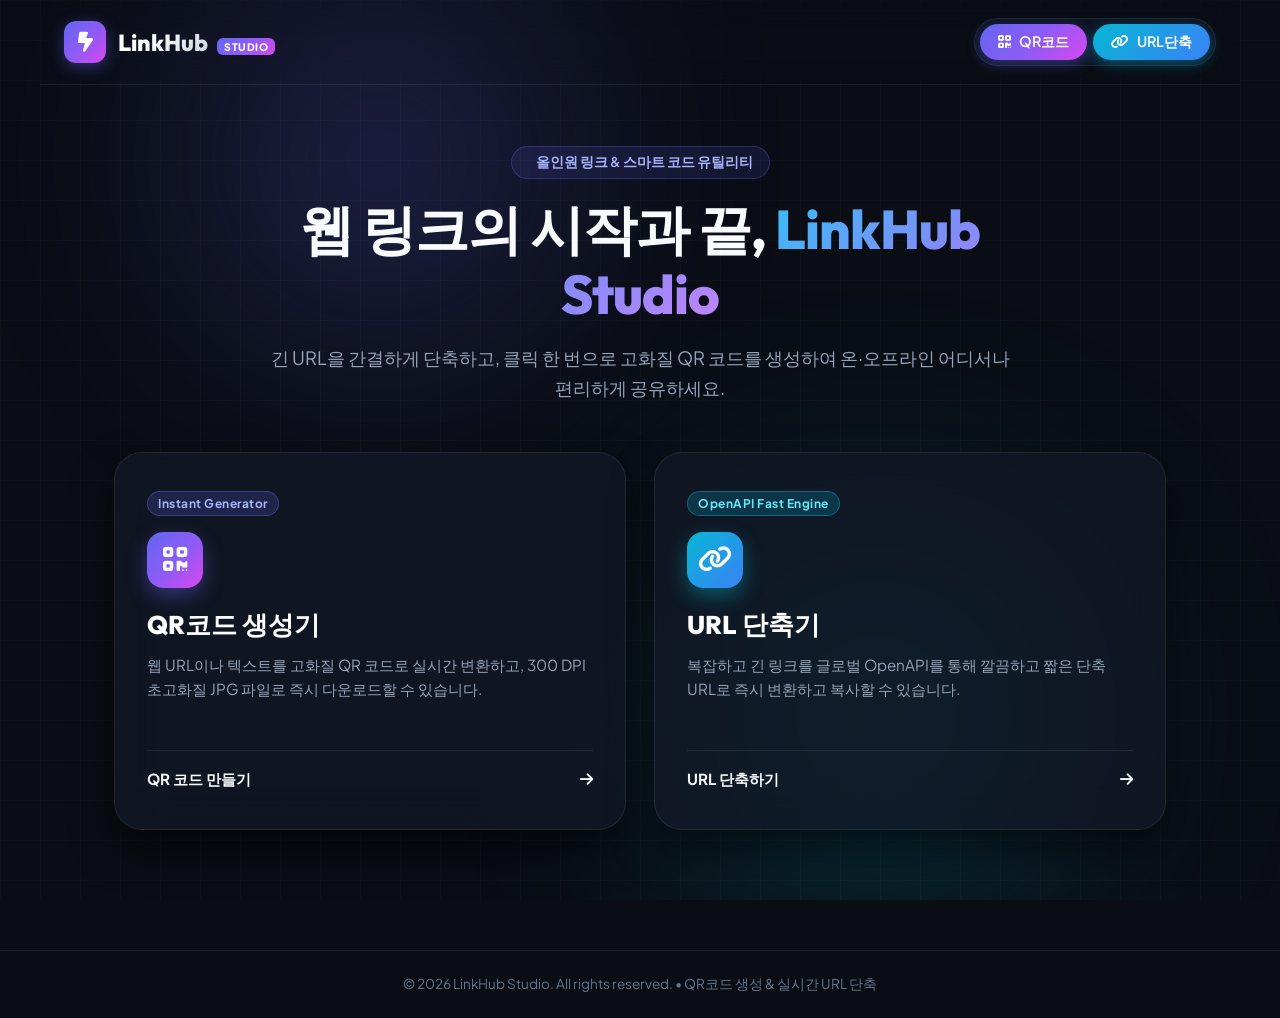
<file: index.html>
<!DOCTYPE html>
<html lang="ko">
<head>
  <meta charset="UTF-8">
  <meta name="viewport" content="width=device-width, initial-scale=1.0">
  <title>LinkHub - 스마트 QR코드 & URL 단축 올인원 플랫폼</title>
  <meta name="description" content="QR 코드 생성과 URL 단축 기능을 하나의 프리미엄 웹앱에서 경험하세요.">
  
  <!-- Google Fonts -->
  <link rel="preconnect" href="https://fonts.googleapis.com">
  <link rel="preconnect" href="https://fonts.gstatic.com" crossorigin>
  <link href="https://fonts.googleapis.com/css2?family=Outfit:wght@300;400;500;600;700;800&family=Plus+Jakarta+Sans:wght@400;500;600;700&display=swap" rel="stylesheet">
  
  <!-- Font Awesome Icons -->
  <link rel="stylesheet" href="https://cdnjs.cloudflare.com/ajax/libs/font-awesome/6.4.0/css/all.min.css">
  
  <style>
    :root {
      --bg-primary: #0a0d14;
      --bg-secondary: #121826;
      --bg-card: rgba(18, 24, 38, 0.75);
      --bg-card-hover: rgba(26, 34, 52, 0.9);
      --primary: #6366f1;
      --primary-glow: rgba(99, 102, 241, 0.4);
      --primary-gradient: linear-gradient(135deg, #6366f1 0%, #8b5cf6 50%, #d946ef 100%);
      --cyan-gradient: linear-gradient(135deg, #06b6d4 0%, #3b82f6 100%);
      --accent-cyan: #06b6d4;
      --accent-emerald: #10b981;
      --text-primary: #f8fafc;
      --text-secondary: #94a3b8;
      --text-muted: #64748b;
      --border-glass: rgba(255, 255, 255, 0.08);
      --border-highlight: rgba(255, 255, 255, 0.18);
      --radius-md: 14px;
      --radius-lg: 20px;
      --radius-xl: 28px;
      --radius-full: 9999px;
      --shadow-lg: 0 20px 40px rgba(0, 0, 0, 0.5);
      --transition-fast: 0.2s cubic-bezier(0.4, 0, 0.2, 1);
      --transition-smooth: 0.4s cubic-bezier(0.16, 1, 0.3, 1);
    }

    *, *::before, *::after {
      box-sizing: border-box;
      margin: 0;
      padding: 0;
    }

    body {
      min-height: 100vh;
      font-family: 'Plus Jakarta Sans', sans-serif;
      background-color: var(--bg-primary);
      color: var(--text-primary);
      display: flex;
      flex-direction: column;
      overflow-x: hidden;
      position: relative;
    }

    /* Ambient Background Glow */
    .bg-effects {
      position: fixed;
      inset: 0;
      pointer-events: none;
      z-index: 0;
      overflow: hidden;
    }

    .glow-orb {
      position: absolute;
      border-radius: 50%;
      filter: blur(120px);
      opacity: 0.4;
    }

    .orb-1 {
      width: 500px;
      height: 500px;
      top: -10%;
      left: 10%;
      background: radial-gradient(circle, #6366f1 0%, transparent 70%);
      animation: orbAnim 20s infinite alternate ease-in-out;
    }

    .orb-2 {
      width: 550px;
      height: 550px;
      bottom: -10%;
      right: 10%;
      background: radial-gradient(circle, #06b6d4 0%, transparent 70%);
      animation: orbAnim 24s infinite alternate-reverse ease-in-out;
    }

    .grid-overlay {
      position: absolute;
      inset: 0;
      background-image: 
        linear-gradient(rgba(255, 255, 255, 0.02) 1px, transparent 1px),
        linear-gradient(90deg, rgba(255, 255, 255, 0.02) 1px, transparent 1px);
      background-size: 40px 40px;
    }

    @keyframes orbAnim {
      0% { transform: translate(0, 0) scale(1); }
      50% { transform: translate(40px, 30px) scale(1.1); }
      100% { transform: translate(-30px, 50px) scale(0.95); }
    }

    /* Header */
    .app-header {
      position: sticky;
      top: 0;
      z-index: 100;
      width: 100%;
      max-width: 1200px;
      margin: 0 auto;
      padding: 18px 24px;
      display: flex;
      align-items: center;
      justify-content: space-between;
      backdrop-filter: blur(16px);
      border-bottom: 1px solid var(--border-glass);
    }

    .logo-container {
      display: flex;
      align-items: center;
      gap: 12px;
      text-decoration: none;
    }

    .logo-icon {
      width: 42px;
      height: 42px;
      border-radius: 12px;
      background: var(--primary-gradient);
      display: flex;
      align-items: center;
      justify-content: center;
      color: white;
      font-size: 1.25rem;
      box-shadow: 0 4px 15px var(--primary-glow);
    }

    .brand-title {
      font-family: 'Outfit', sans-serif;
      font-weight: 800;
      font-size: 1.45rem;
      background: linear-gradient(135deg, #ffffff 30%, #cbd5e1 100%);
      -webkit-background-clip: text;
      -webkit-text-fill-color: transparent;
    }

    .brand-badge {
      font-size: 0.65rem;
      font-weight: 800;
      padding: 2px 7px;
      background: var(--primary-gradient);
      color: #fff;
      border-radius: 6px;
      letter-spacing: 0.5px;
      margin-left: 6px;
    }

    /* Requirement 1: 'QR코드' 버튼과 'URL단축' 버튼 */
    .nav-switcher {
      display: flex;
      align-items: center;
      background: rgba(15, 23, 42, 0.7);
      border: 1px solid var(--border-glass);
      padding: 5px;
      border-radius: var(--radius-full);
      gap: 6px;
    }

    .nav-tab-btn {
      display: flex;
      align-items: center;
      gap: 8px;
      padding: 8px 18px;
      border-radius: var(--radius-full);
      font-size: 0.9rem;
      font-weight: 600;
      color: var(--text-secondary);
      text-decoration: none;
      transition: all var(--transition-fast);
    }

    .nav-tab-btn:hover {
      color: #fff;
      background: rgba(255, 255, 255, 0.08);
      transform: translateY(-1px);
    }

    .nav-tab-btn.primary-btn {
      color: #fff;
      background: var(--primary-gradient);
      box-shadow: 0 4px 14px var(--primary-glow);
    }

    .nav-tab-btn.cyan-btn {
      color: #fff;
      background: var(--cyan-gradient);
      box-shadow: 0 4px 14px rgba(6, 182, 212, 0.4);
    }

    /* Main Content */
    .main-wrapper {
      position: relative;
      z-index: 10;
      flex: 1;
      width: 100%;
      max-width: 1100px;
      margin: 0 auto;
      padding: 60px 24px 80px;
      display: flex;
      flex-direction: column;
      align-items: center;
      justify-content: center;
    }

    .hero-section {
      text-align: center;
      margin-bottom: 50px;
      max-width: 750px;
    }

    .hero-badge {
      display: inline-flex;
      align-items: center;
      gap: 8px;
      padding: 6px 16px;
      background: rgba(99, 102, 241, 0.12);
      border: 1px solid rgba(99, 102, 241, 0.3);
      border-radius: var(--radius-full);
      font-size: 0.85rem;
      font-weight: 600;
      color: #a5b4fc;
      margin-bottom: 18px;
    }

    .hero-title {
      font-family: 'Outfit', sans-serif;
      font-size: clamp(2.2rem, 5vw, 3.4rem);
      font-weight: 800;
      letter-spacing: -1px;
      line-height: 1.2;
      margin-bottom: 16px;
    }

    .gradient-text {
      background: linear-gradient(135deg, #38bdf8 0%, #818cf8 50%, #c084fc 100%);
      -webkit-background-clip: text;
      -webkit-text-fill-color: transparent;
    }

    .hero-subtitle {
      font-size: 1.15rem;
      color: var(--text-secondary);
      line-height: 1.6;
    }

    /* Cards Grid */
    .services-grid {
      width: 100%;
      display: grid;
      grid-template-columns: repeat(auto-fit, minmax(320px, 1fr));
      gap: 28px;
      margin-bottom: 40px;
    }

    .service-card {
      position: relative;
      background: var(--bg-card);
      backdrop-filter: blur(24px);
      border: 1px solid var(--border-glass);
      border-radius: var(--radius-xl);
      padding: 38px 32px;
      text-decoration: none;
      color: inherit;
      display: flex;
      flex-direction: column;
      justify-content: space-between;
      transition: all var(--transition-smooth);
      overflow: hidden;
      box-shadow: var(--shadow-lg);
    }

    .service-card:hover {
      transform: translateY(-8px);
      border-color: var(--border-highlight);
      background: var(--bg-card-hover);
    }

    .card-top {
      margin-bottom: 24px;
    }

    .card-badge {
      display: inline-block;
      font-size: 0.75rem;
      font-weight: 700;
      padding: 4px 10px;
      border-radius: var(--radius-full);
      margin-bottom: 16px;
      letter-spacing: 0.5px;
    }

    .qr-badge {
      background: rgba(99, 102, 241, 0.2);
      color: #a5b4fc;
      border: 1px solid rgba(99, 102, 241, 0.4);
    }

    .short-badge {
      background: rgba(6, 182, 212, 0.2);
      color: #67e8f9;
      border: 1px solid rgba(6, 182, 212, 0.4);
    }

    .card-icon {
      width: 56px;
      height: 56px;
      border-radius: 16px;
      display: flex;
      align-items: center;
      justify-content: center;
      font-size: 1.7rem;
      margin-bottom: 20px;
      color: #fff;
    }

    .qr-icon {
      background: var(--primary-gradient);
      box-shadow: 0 8px 20px var(--primary-glow);
    }

    .short-icon {
      background: var(--cyan-gradient);
      box-shadow: 0 8px 20px rgba(6, 182, 212, 0.4);
    }

    .service-card h2 {
      font-family: 'Outfit', sans-serif;
      font-size: 1.6rem;
      font-weight: 800;
      margin-bottom: 10px;
      color: #fff;
    }

    .service-card p {
      font-size: 0.95rem;
      color: var(--text-secondary);
      line-height: 1.6;
    }

    .card-action-bar {
      margin-top: 24px;
      display: flex;
      align-items: center;
      justify-content: space-between;
      padding-top: 18px;
      border-top: 1px solid var(--border-glass);
      font-weight: 700;
      font-size: 0.95rem;
    }

    .service-card.qr:hover .card-action-bar {
      color: #a5b4fc;
    }

    .service-card.short:hover .card-action-bar {
      color: #67e8f9;
    }

    .card-action-bar i {
      transition: transform var(--transition-fast);
    }

    .service-card:hover .card-action-bar i {
      transform: translateX(6px);
    }

    .footer {
      text-align: center;
      padding: 24px;
      color: var(--text-muted);
      font-size: 0.85rem;
      border-top: 1px solid var(--border-glass);
      width: 100%;
    }

    @media (max-width: 640px) {
      .app-header {
        flex-direction: column;
        gap: 14px;
      }
      .services-grid {
        grid-template-columns: 1fr;
      }
    }
  </style>
</head>
<body>
  <!-- Ambient background -->
  <div class="bg-effects">
    <div class="glow-orb orb-1"></div>
    <div class="glow-orb orb-2"></div>
    <div class="grid-overlay"></div>
  </div>

  <!-- Header with Dual Switcher Buttons -->
  <header class="app-header">
    <a href="#" class="logo-container">
      <div class="logo-icon">
        <i class="fa-solid fa-bolt-lightning"></i>
      </div>
      <div>
        <span class="brand-title">LinkHub</span>
        <span class="brand-badge">STUDIO</span>
      </div>
    </a>

    <!-- Requirement 1 & 2: 'QR코드' 버튼과 'URL단축' 버튼 -->
    <nav class="nav-switcher">
      <a href="url2qr/index.html" class="nav-tab-btn primary-btn" id="headerQrBtn" title="QR 코드 생성기로 이동">
        <i class="fa-solid fa-qrcode"></i>
        <span>QR코드</span>
      </a>
      <a href="urlShort/index.html" class="nav-tab-btn cyan-btn" id="headerShortBtn" title="URL 단축 서비스로 이동">
        <i class="fa-solid fa-link"></i>
        <span>URL단축</span>
      </a>
    </nav>
  </header>

  <!-- Main Hero & Hub Cards -->
  <main class="main-wrapper">
    <section class="hero-section">
      <div class="hero-badge">
        <i class="fa-solid fa-sparkles"></i> 올인원 링크 & 스마트 코드 유틸리티
      </div>
      <h1 class="hero-title">
        웹 링크의 시작과 끝, <span class="gradient-text">LinkHub Studio</span>
      </h1>
      <p class="hero-subtitle">
        긴 URL을 간결하게 단축하고, 클릭 한 번으로 고화질 QR 코드를 생성하여 온·오프라인 어디서나 편리하게 공유하세요.
      </p>
    </section>

    <div class="services-grid">
      <!-- QR Code Service Card (Links to url2qr/index.html) -->
      <a href="url2qr/index.html" class="service-card qr" id="cardQr">
        <div class="card-top">
          <span class="card-badge qr-badge">Instant Generator</span>
          <div class="card-icon qr-icon">
            <i class="fa-solid fa-qrcode"></i>
          </div>
          <h2>QR코드 생성기</h2>
          <p>
            웹 URL이나 텍스트를 고화질 QR 코드로 실시간 변환하고, 300 DPI 초고화질 JPG 파일로 즉시 다운로드할 수 있습니다.
          </p>
        </div>
        <div class="card-action-bar">
          <span>QR 코드 만들기</span>
          <i class="fa-solid fa-arrow-right"></i>
        </div>
      </a>

      <!-- URL Shortener Service Card (Links to urlShort/index.html) -->
      <a href="urlShort/index.html" class="service-card short" id="cardShort">
        <div class="card-top">
          <span class="card-badge short-badge">OpenAPI Fast Engine</span>
          <div class="card-icon short-icon">
            <i class="fa-solid fa-link"></i>
          </div>
          <h2>URL 단축기</h2>
          <p>
            복잡하고 긴 링크를 글로벌 OpenAPI를 통해 깔끔하고 짧은 단축 URL로 즉시 변환하고 복사할 수 있습니다.
          </p>
        </div>
        <div class="card-action-bar">
          <span>URL 단축하기</span>
          <i class="fa-solid fa-arrow-right"></i>
        </div>
      </a>
    </div>
  </main>

  <footer class="footer">
    <p>© 2026 LinkHub Studio. All rights reserved. • QR코드 생성 & 실시간 URL 단축</p>
  </footer>
</body>
</html>
</file>
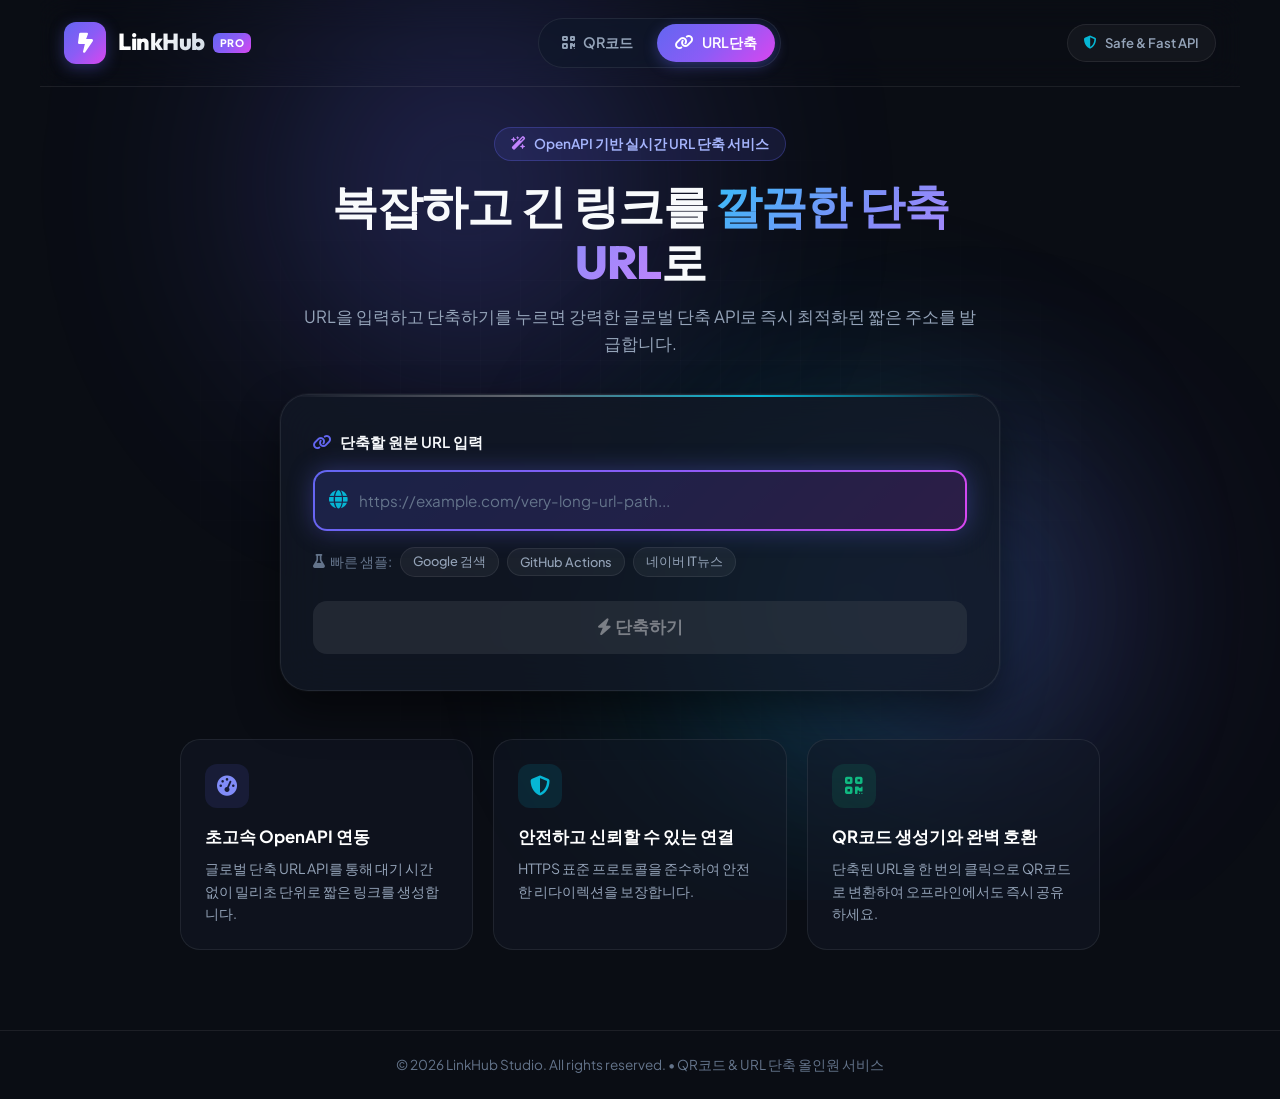
<file: urlShort/index.html>
<!DOCTYPE html>
<html lang="ko">
<head>
  <meta charset="UTF-8">
  <meta name="viewport" content="width=device-width, initial-scale=1.0">
  <title>LinkHub - 초고속 스마트 URL 단축기</title>
  <meta name="description" content="긴 링크를 단 한 번의 클릭으로 짧고 깔끔한 단축 URL로 변환하세요.">
  
  <!-- Google Fonts -->
  <link rel="preconnect" href="https://fonts.googleapis.com">
  <link rel="preconnect" href="https://fonts.gstatic.com" crossorigin>
  <link href="https://fonts.googleapis.com/css2?family=Outfit:wght@300;400;500;600;700;800&family=Plus+Jakarta+Sans:wght@400;500;600;700&family=JetBrains+Mono:wght@400;500;600&display=swap" rel="stylesheet">
  
  <!-- Font Awesome Icons -->
  <link rel="stylesheet" href="https://cdnjs.cloudflare.com/ajax/libs/font-awesome/6.4.0/css/all.min.css">
  
  <!-- Custom CSS -->
  <link rel="stylesheet" href="style.css">
</head>
<body>
  <!-- Background Glow & Animated Ambient Effects -->
  <div class="bg-effects">
    <div class="glow-orb orb-1"></div>
    <div class="glow-orb orb-2"></div>
    <div class="glow-orb orb-3"></div>
    <div class="grid-overlay"></div>
  </div>

  <!-- Header Section with Dual Navigation -->
  <header class="app-header">
    <div class="logo-container" id="logoContainer" title="새로고침 / 홈">
      <div class="logo-icon-box">
        <i class="fa-solid fa-bolt-lightning"></i>
      </div>
      <div class="logo-text">
        <span class="brand-title">LinkHub</span>
        <span class="brand-badge">PRO</span>
      </div>
    </div>
    
    <!-- Top Navigation Buttons -->
    <nav class="nav-switcher">
      <a href="../url2qr/index.html" class="nav-tab-btn" id="navQrBtn" title="QR 코드 생성기로 이동">
        <i class="fa-solid fa-qrcode"></i>
        <span>QR코드</span>
      </a>
      <a href="../urlShort/index.html" class="nav-tab-btn active" id="navShortBtn" title="URL 단축 서비스">
        <i class="fa-solid fa-link"></i>
        <span>URL단축</span>
      </a>
    </nav>

    <div class="header-actions">
      <div class="theme-pill">
        <i class="fa-solid fa-shield-halved"></i>
        <span>Safe & Fast API</span>
      </div>
    </div>
  </header>

  <!-- Main Content Area -->
  <main class="main-wrapper" id="mainWrapper">
    
    <!-- Hero / Intro Section -->
    <section class="hero-section" id="heroSection">
      <div class="hero-badge">
        <i class="fa-solid fa-wand-magic-sparkles"></i> OpenAPI 기반 실시간 URL 단축 서비스
      </div>
      <h1 class="hero-title">
        복잡하고 긴 링크를 <span class="gradient-text">깔끔한 단축 URL</span>로
      </h1>
      <p class="hero-subtitle">
        URL을 입력하고 단축하기를 누르면 강력한 글로벌 단축 API로 즉시 최적화된 짧은 주소를 발급합니다.
      </p>
    </section>

    <!-- URL Shortening Core Card -->
    <section class="shortener-card-container">
      <div class="glass-card main-card" id="shortenerCard">
        <div class="card-shine"></div>

        <!-- Input Form Area -->
        <form id="shortenForm" class="shorten-form" onsubmit="return false;">
          <label for="urlInput" class="input-label">
            <i class="fa-solid fa-link"></i> 단축할 원본 URL 입력
          </label>
          
          <div class="input-glow-border" id="inputBorder">
            <div class="input-inner-wrapper">
              <div class="input-icon">
                <i class="fa-solid fa-globe"></i>
              </div>
              <input 
                type="url" 
                id="urlInput" 
                class="url-input" 
                placeholder="https://example.com/very-long-url-path..." 
                autocomplete="off" 
                spellcheck="false"
              >
              <button type="button" class="clear-btn" id="clearBtn" title="입력 내용 지우기">
                <i class="fa-solid fa-xmark"></i>
              </button>
            </div>
          </div>

          <!-- Quick Test Samples -->
          <div class="quick-samples">
            <span class="sample-label"><i class="fa-solid fa-flask"></i> 빠른 샘플:</span>
            <button type="button" class="sample-chip" data-url="https://www.google.com/search?q=vibecoding+smart+tools+future">Google 검색</button>
            <button type="button" class="sample-chip" data-url="https://github.com/features/actions">GitHub Actions</button>
            <button type="button" class="sample-chip" data-url="https://news.naver.com/main/main.naver?mode=LSD&mid=shm&sid1=105">네이버 IT뉴스</button>
          </div>

          <!-- Submit Button (Disabled by default when input is empty) -->
          <div class="action-row">
            <button type="submit" class="shorten-btn" id="shortenBtn" disabled>
              <span class="btn-spinner" id="btnSpinner"><i class="fa-solid fa-circle-notch fa-spin"></i></span>
              <span class="btn-text" id="btnText"><i class="fa-solid fa-bolt"></i> 단축하기</span>
            </button>
          </div>
        </form>

        <!-- Result Section (Shown when shortened URL is available) -->
        <div class="result-section" id="resultSection">
          <div class="result-divider">
            <span><i class="fa-solid fa-circle-check text-emerald"></i> 단축 완료 결과</span>
          </div>

          <div class="result-box-wrapper">
            <label class="result-label" for="shortenedOutput">
              <span>단축된 URL (읽기 전용)</span>
              <span class="status-tag" id="statusTag">Ready</span>
            </label>
            
            <div class="result-field-group">
              <div class="output-icon">
                <i class="fa-solid fa-share-nodes"></i>
              </div>
              <!-- Read-only Output Box -->
              <input 
                type="text" 
                id="shortenedOutput" 
                class="result-input" 
                readonly 
                placeholder="단축된 링크가 여기에 표시됩니다"
                value=""
              >
              
              <!-- Copy Button -->
              <button type="button" class="copy-action-btn" id="copyBtn" title="단축 URL 복사">
                <i class="fa-regular fa-copy" id="copyIcon"></i>
                <span id="copyBtnText">복사</span>
              </button>
            </div>
          </div>

          <!-- Result Extra Quick Actions -->
          <div class="result-actions">
            <a href="#" target="_blank" rel="noopener noreferrer" class="link-action-btn" id="openLinkBtn">
              <i class="fa-solid fa-arrow-up-right-from-square"></i>
              <span>새 창에서 열기</span>
            </a>
            <button type="button" class="link-action-btn qr-action" id="makeQrBtn" title="이 단축 URL로 QR코드 만들기">
              <i class="fa-solid fa-qrcode"></i>
              <span>QR 코드로 변환</span>
            </button>
            <button type="button" class="link-action-btn" id="newShortenBtn">
              <i class="fa-solid fa-rotate-left"></i>
              <span>새 링크 단축</span>
            </button>
          </div>
        </div>

      </div>
    </section>

    <!-- History / Features Section -->
    <section class="features-section">
      <div class="feature-card">
        <div class="feature-icon"><i class="fa-solid fa-gauge-high"></i></div>
        <h3>초고속 OpenAPI 연동</h3>
        <p>글로벌 단축 URL API를 통해 대기 시간 없이 밀리초 단위로 짧은 링크를 생성합니다.</p>
      </div>
      <div class="feature-card">
        <div class="feature-icon"><i class="fa-solid fa-shield-halved"></i></div>
        <h3>안전하고 신뢰할 수 있는 연결</h3>
        <p>HTTPS 표준 프로토콜을 준수하여 안전한 리다이렉션을 보장합니다.</p>
      </div>
      <div class="feature-card">
        <div class="feature-icon"><i class="fa-solid fa-qrcode"></i></div>
        <h3>QR코드 생성기와 완벽 호환</h3>
        <p>단축된 URL을 한 번의 클릭으로 QR코드로 변환하여 오프라인에서도 즉시 공유하세요.</p>
      </div>
    </section>

  </main>

  <!-- Footer -->
  <footer class="app-footer">
    <p>© 2026 LinkHub Studio. All rights reserved. • QR코드 & URL 단축 올인원 서비스</p>
  </footer>

  <!-- Toast Notification Container -->
  <div class="toast-container" id="toastContainer"></div>

  <!-- Custom Script -->
  <script src="script.js"></script>
</body>
</html>
</file>
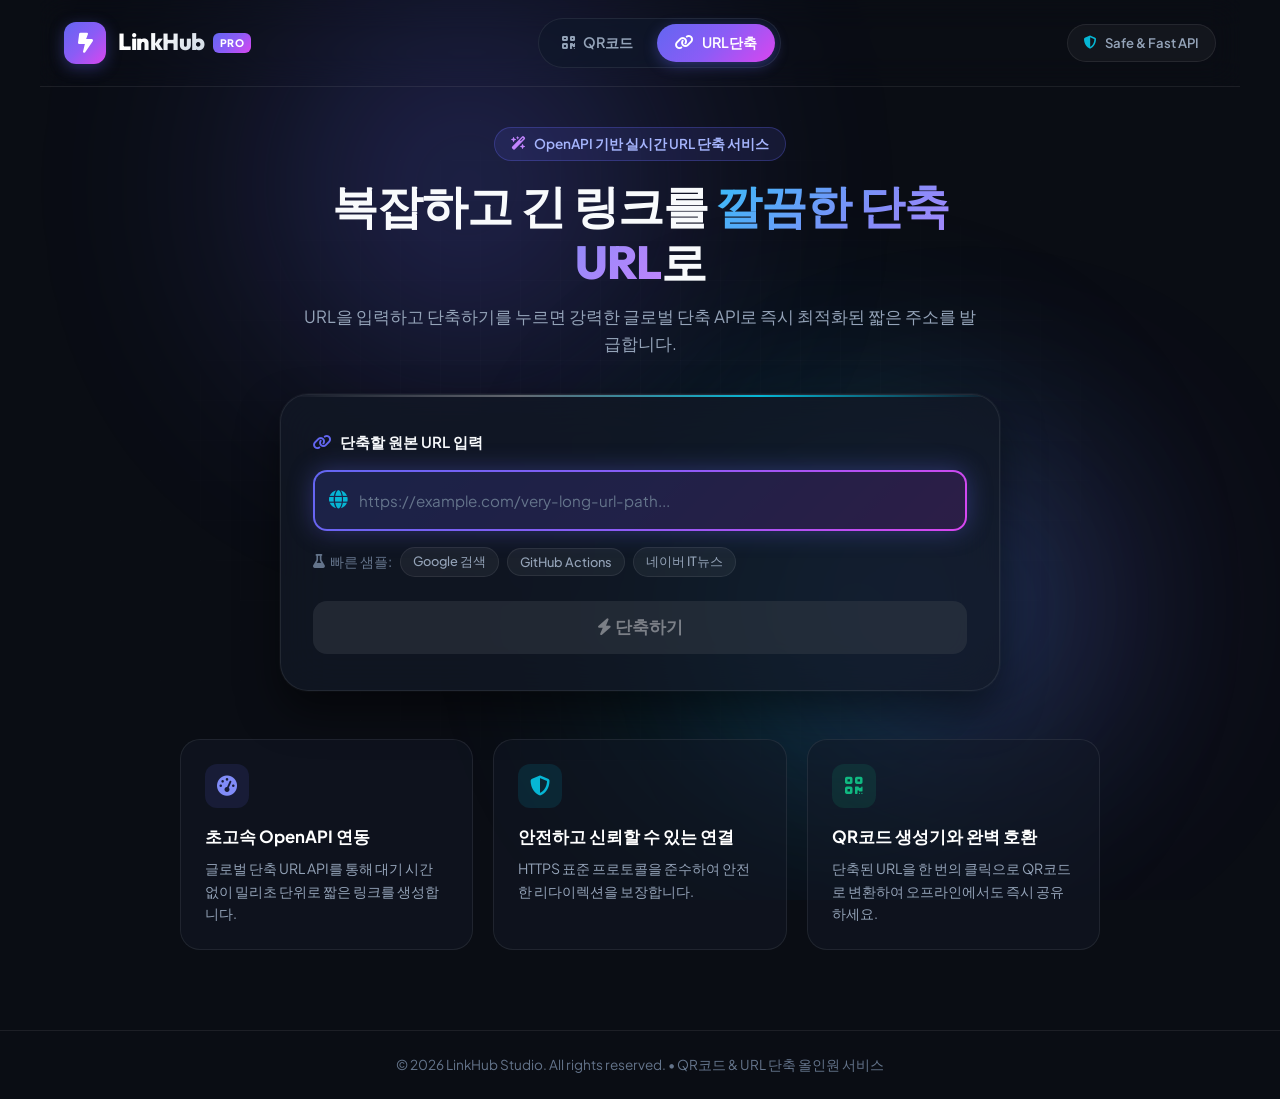
<file: urlShot/index.html>
<!DOCTYPE html>
<html lang="ko">
<head>
  <meta charset="UTF-8">
  <meta http-equiv="refresh" content="0; url=../urlShort/index.html">
  <title>Redirecting to URL Shortener...</title>
</head>
<body>
  <p>잠시 후 URL 단축 서비스로 이동합니다. 이동하지 않으면 <a href="../urlShort/index.html">여기</a>를 클릭하세요.</p>
  <script>
    window.location.href = '../urlShort/index.html';
  </script>
</body>
</html>
</file>
<file: urlShort/style.css>
/* ==========================================================================
   LinkHub - URL Shortener Stylesheet
   Modern Glassmorphism & Cyber Luxe Theme
   ========================================================================== */

:root {
  --bg-primary: #0a0d14;
  --bg-secondary: #121826;
  --bg-card: rgba(18, 24, 38, 0.75);
  --bg-card-hover: rgba(26, 34, 52, 0.85);
  --bg-input: rgba(15, 23, 42, 0.85);
  
  --primary: #6366f1;
  --primary-glow: rgba(99, 102, 241, 0.35);
  --primary-gradient: linear-gradient(135deg, #6366f1 0%, #8b5cf6 50%, #d946ef 100%);
  --cyan-gradient: linear-gradient(135deg, #06b6d4 0%, #3b82f6 100%);
  --emerald-gradient: linear-gradient(135deg, #10b981 0%, #059669 100%);
  
  --accent-cyan: #06b6d4;
  --accent-cyan-glow: rgba(6, 182, 212, 0.3);
  --accent-emerald: #10b981;
  --accent-purple: #8b5cf6;
  --accent-rose: #f43f5e;
  
  --text-primary: #f8fafc;
  --text-secondary: #94a3b8;
  --text-muted: #64748b;
  
  --border-glass: rgba(255, 255, 255, 0.08);
  --border-focus: rgba(99, 102, 241, 0.6);
  --border-highlight: rgba(255, 255, 255, 0.15);
  
  --radius-sm: 8px;
  --radius-md: 14px;
  --radius-lg: 20px;
  --radius-xl: 28px;
  --radius-full: 9999px;
  
  --shadow-sm: 0 4px 12px rgba(0, 0, 0, 0.25);
  --shadow-md: 0 8px 24px rgba(0, 0, 0, 0.35);
  --shadow-lg: 0 20px 40px rgba(0, 0, 0, 0.5);
  --shadow-glow: 0 0 35px var(--primary-glow);
  
  --transition-fast: 0.2s cubic-bezier(0.4, 0, 0.2, 1);
  --transition-normal: 0.35s cubic-bezier(0.4, 0, 0.2, 1);
  --transition-bounce: 0.5s cubic-bezier(0.34, 1.56, 0.64, 1);
  --transition-smooth: 0.6s cubic-bezier(0.16, 1, 0.3, 1);
}

*, *::before, *::after {
  box-sizing: border-box;
  margin: 0;
  padding: 0;
}

html, body {
  width: 100%;
  min-height: 100vh;
  font-family: 'Plus Jakarta Sans', 'Outfit', -apple-system, BlinkMacSystemFont, "Segoe UI", Roboto, sans-serif;
  background-color: var(--bg-primary);
  color: var(--text-primary);
  overflow-x: hidden;
  position: relative;
  line-height: 1.5;
  -webkit-font-smoothing: antialiased;
}

/* ==========================================================================
   Background Ambient Lighting & Orbs
   ========================================================================== */
.bg-effects {
  position: fixed;
  inset: 0;
  pointer-events: none;
  z-index: 0;
  overflow: hidden;
}

.glow-orb {
  position: absolute;
  border-radius: 50%;
  filter: blur(120px);
  opacity: 0.45;
  will-change: transform;
}

.orb-1 {
  width: 550px;
  height: 550px;
  top: -10%;
  left: 15%;
  background: radial-gradient(circle, #6366f1 0%, rgba(99, 102, 241, 0) 70%);
  animation: floatOrb 18s ease-in-out infinite alternate;
}

.orb-2 {
  width: 500px;
  height: 500px;
  bottom: 5%;
  right: 15%;
  background: radial-gradient(circle, #06b6d4 0%, rgba(6, 182, 212, 0) 70%);
  animation: floatOrb 22s ease-in-out infinite alternate-reverse;
}

.orb-3 {
  width: 400px;
  height: 400px;
  top: 45%;
  left: 60%;
  background: radial-gradient(circle, #8b5cf6 0%, rgba(139, 92, 246, 0) 70%);
  animation: floatOrb 16s ease-in-out infinite alternate;
}

.grid-overlay {
  position: absolute;
  inset: 0;
  background-image: 
    linear-gradient(to right, rgba(255, 255, 255, 0.02) 1px, transparent 1px),
    linear-gradient(to bottom, rgba(255, 255, 255, 0.02) 1px, transparent 1px);
  background-size: 40px 40px;
  mask-image: radial-gradient(ellipse at center, rgba(0,0,0,0.8) 0%, rgba(0,0,0,0) 80%);
}

@keyframes floatOrb {
  0% { transform: translate(0, 0) scale(1); }
  50% { transform: translate(40px, 30px) scale(1.08); }
  100% { transform: translate(-30px, 50px) scale(0.95); }
}

/* ==========================================================================
   Header & Dual Navigation Bar
   ========================================================================== */
.app-header {
  position: sticky;
  top: 0;
  z-index: 100;
  width: 100%;
  max-width: 1200px;
  margin: 0 auto;
  padding: 18px 24px;
  display: flex;
  align-items: center;
  justify-content: space-between;
  backdrop-filter: blur(16px);
  -webkit-backdrop-filter: blur(16px);
  border-bottom: 1px solid var(--border-glass);
}

.logo-container {
  display: flex;
  align-items: center;
  gap: 12px;
  cursor: pointer;
  text-decoration: none;
  transition: transform var(--transition-fast);
}

.logo-container:hover {
  transform: translateY(-2px);
}

.logo-icon-box {
  width: 42px;
  height: 42px;
  border-radius: 12px;
  background: var(--primary-gradient);
  display: flex;
  align-items: center;
  justify-content: center;
  color: white;
  font-size: 1.25rem;
  box-shadow: 0 4px 15px var(--primary-glow);
}

.logo-text {
  display: flex;
  align-items: center;
  gap: 8px;
}

.brand-title {
  font-family: 'Outfit', sans-serif;
  font-weight: 800;
  font-size: 1.45rem;
  letter-spacing: -0.5px;
  background: linear-gradient(135deg, #ffffff 30%, #cbd5e1 100%);
  -webkit-background-clip: text;
  -webkit-text-fill-color: transparent;
}

.brand-badge {
  font-size: 0.65rem;
  font-weight: 800;
  padding: 2px 7px;
  background: var(--primary-gradient);
  color: #fff;
  border-radius: 6px;
  letter-spacing: 0.5px;
  text-transform: uppercase;
}

/* Navigation Switcher */
.nav-switcher {
  display: flex;
  align-items: center;
  background: rgba(15, 23, 42, 0.7);
  border: 1px solid var(--border-glass);
  padding: 5px;
  border-radius: var(--radius-full);
  gap: 6px;
  backdrop-filter: blur(12px);
}

.nav-tab-btn {
  display: flex;
  align-items: center;
  gap: 8px;
  padding: 8px 18px;
  border-radius: var(--radius-full);
  font-size: 0.9rem;
  font-weight: 600;
  color: var(--text-secondary);
  text-decoration: none;
  transition: all var(--transition-fast);
}

.nav-tab-btn i {
  font-size: 0.95rem;
}

.nav-tab-btn:hover {
  color: #fff;
  background: rgba(255, 255, 255, 0.06);
}

.nav-tab-btn.active {
  color: #fff;
  background: var(--primary-gradient);
  box-shadow: 0 4px 14px var(--primary-glow);
}

.header-actions .theme-pill {
  display: flex;
  align-items: center;
  gap: 8px;
  padding: 8px 16px;
  background: rgba(255, 255, 255, 0.04);
  border: 1px solid var(--border-glass);
  border-radius: var(--radius-full);
  font-size: 0.82rem;
  font-weight: 600;
  color: var(--text-secondary);
}

.header-actions .theme-pill i {
  color: var(--accent-cyan);
}

/* ==========================================================================
   Main Layout & Hero Section
   ========================================================================== */
.main-wrapper {
  position: relative;
  z-index: 10;
  width: 100%;
  max-width: 960px;
  margin: 0 auto;
  padding: 40px 20px 80px;
  display: flex;
  flex-direction: column;
  align-items: center;
}

.hero-section {
  text-align: center;
  margin-bottom: 36px;
  max-width: 680px;
}

.hero-badge {
  display: inline-flex;
  align-items: center;
  gap: 8px;
  padding: 6px 16px;
  background: rgba(99, 102, 241, 0.12);
  border: 1px solid rgba(99, 102, 241, 0.3);
  border-radius: var(--radius-full);
  font-size: 0.85rem;
  font-weight: 600;
  color: #a5b4fc;
  margin-bottom: 18px;
}

.hero-badge i {
  color: #c084fc;
}

.hero-title {
  font-family: 'Outfit', sans-serif;
  font-size: clamp(2rem, 4.5vw, 2.9rem);
  font-weight: 800;
  letter-spacing: -1px;
  line-height: 1.2;
  margin-bottom: 14px;
}

.gradient-text {
  background: linear-gradient(135deg, #38bdf8 0%, #818cf8 50%, #c084fc 100%);
  -webkit-background-clip: text;
  -webkit-text-fill-color: transparent;
}

.hero-subtitle {
  font-size: 1.05rem;
  color: var(--text-secondary);
  line-height: 1.6;
}

/* ==========================================================================
   Shortener Glass Card
   ========================================================================== */
.shortener-card-container {
  width: 100%;
  max-width: 720px;
  margin-bottom: 48px;
}

.glass-card {
  position: relative;
  background: var(--bg-card);
  backdrop-filter: blur(24px);
  -webkit-backdrop-filter: blur(24px);
  border: 1px solid var(--border-glass);
  border-radius: var(--radius-xl);
  padding: 36px 32px;
  box-shadow: var(--shadow-lg), 0 0 0 1px rgba(255, 255, 255, 0.04);
  transition: all var(--transition-normal);
  overflow: hidden;
}

.glass-card:hover {
  border-color: var(--border-highlight);
  box-shadow: var(--shadow-lg), 0 0 40px rgba(99, 102, 241, 0.15);
}

.card-shine {
  position: absolute;
  top: 0;
  left: 0;
  right: 0;
  height: 2px;
  background: linear-gradient(90deg, transparent, rgba(255, 255, 255, 0.35), var(--accent-cyan), transparent);
}

/* Input Form */
.shorten-form {
  display: flex;
  flex-direction: column;
  gap: 16px;
}

.input-label {
  font-size: 0.95rem;
  font-weight: 600;
  color: var(--text-primary);
  display: flex;
  align-items: center;
  gap: 8px;
}

.input-label i {
  color: var(--primary);
}

.input-glow-border {
  position: relative;
  border-radius: var(--radius-md);
  padding: 2px;
  background: linear-gradient(135deg, rgba(255, 255, 255, 0.1), rgba(255, 255, 255, 0.03));
  transition: all var(--transition-fast);
}

.input-glow-border:focus-within {
  background: var(--primary-gradient);
  box-shadow: 0 0 24px var(--primary-glow);
}

.input-inner-wrapper {
  display: flex;
  align-items: center;
  background: var(--bg-input);
  border-radius: calc(var(--radius-md) - 2px);
  padding: 6px 14px;
  gap: 12px;
}

.input-icon {
  font-size: 1.15rem;
  color: var(--text-muted);
  display: flex;
  align-items: center;
  transition: color var(--transition-fast);
}

.input-glow-border:focus-within .input-icon {
  color: var(--accent-cyan);
}

.url-input {
  flex: 1;
  background: transparent;
  border: none;
  outline: none;
  font-family: inherit;
  font-size: 1.05rem;
  color: var(--text-primary);
  padding: 12px 0;
}

.url-input::placeholder {
  color: var(--text-muted);
  font-size: 0.95rem;
}

.clear-btn {
  background: rgba(255, 255, 255, 0.08);
  border: none;
  width: 28px;
  height: 28px;
  border-radius: 50%;
  color: var(--text-muted);
  display: none;
  align-items: center;
  justify-content: center;
  cursor: pointer;
  transition: all var(--transition-fast);
}

.clear-btn:hover {
  background: rgba(255, 255, 255, 0.18);
  color: #fff;
}

/* Quick Samples */
.quick-samples {
  display: flex;
  flex-wrap: wrap;
  align-items: center;
  gap: 8px;
  font-size: 0.85rem;
}

.sample-label {
  color: var(--text-muted);
  font-weight: 500;
  display: flex;
  align-items: center;
  gap: 5px;
}

.sample-chip {
  background: rgba(255, 255, 255, 0.05);
  border: 1px solid var(--border-glass);
  color: var(--text-secondary);
  padding: 5px 12px;
  border-radius: var(--radius-full);
  font-size: 0.8rem;
  font-family: inherit;
  font-weight: 500;
  cursor: pointer;
  transition: all var(--transition-fast);
}

.sample-chip:hover {
  background: rgba(99, 102, 241, 0.15);
  border-color: rgba(99, 102, 241, 0.4);
  color: #fff;
  transform: translateY(-1px);
}

/* Submit Action Button (Disabled vs Enabled states) */
.action-row {
  margin-top: 8px;
}

.shorten-btn {
  width: 100%;
  padding: 15px 28px;
  border-radius: var(--radius-md);
  border: none;
  font-family: inherit;
  font-size: 1.05rem;
  font-weight: 700;
  color: #ffffff;
  background: var(--primary-gradient);
  cursor: pointer;
  position: relative;
  overflow: hidden;
  display: flex;
  align-items: center;
  justify-content: center;
  gap: 10px;
  box-shadow: 0 4px 20px var(--primary-glow);
  transition: all var(--transition-fast);
}

.shorten-btn:not(:disabled):hover {
  transform: translateY(-2px);
  box-shadow: 0 8px 30px rgba(99, 102, 241, 0.6);
  filter: brightness(1.1);
}

.shorten-btn:not(:disabled):active {
  transform: translateY(0);
}

/* Requirement 3-2: Disabled state when input is empty */
.shorten-btn:disabled {
  opacity: 0.45;
  cursor: not-allowed;
  background: #334155;
  box-shadow: none;
  filter: grayscale(0.5);
}

.btn-spinner {
  display: none;
  font-size: 1.1rem;
}

.shorten-btn.loading .btn-spinner {
  display: inline-block;
}

.shorten-btn.loading .btn-text {
  display: none;
}

/* ==========================================================================
   Result Output Section (Read-only + Copy Button)
   ========================================================================== */
.result-section {
  display: none;
  margin-top: 32px;
  animation: slideFadeIn 0.4s cubic-bezier(0.16, 1, 0.3, 1) forwards;
}

.result-section.show {
  display: block;
}

@keyframes slideFadeIn {
  from {
    opacity: 0;
    transform: translateY(16px);
  }
  to {
    opacity: 1;
    transform: translateY(0);
  }
}

.result-divider {
  display: flex;
  align-items: center;
  margin-bottom: 18px;
  position: relative;
}

.result-divider::before,
.result-divider::after {
  content: "";
  flex: 1;
  height: 1px;
  background: var(--border-glass);
}

.result-divider span {
  padding: 0 14px;
  font-size: 0.85rem;
  font-weight: 700;
  color: #38bdf8;
  letter-spacing: 0.5px;
  text-transform: uppercase;
}

.text-emerald {
  color: var(--accent-emerald) !important;
}

.result-box-wrapper {
  background: rgba(15, 23, 42, 0.9);
  border: 1px solid rgba(16, 185, 129, 0.35);
  border-radius: var(--radius-lg);
  padding: 20px;
  box-shadow: 0 10px 30px rgba(0, 0, 0, 0.4), 0 0 20px rgba(16, 185, 129, 0.15);
  margin-bottom: 20px;
}

.result-label {
  display: flex;
  justify-content: space-between;
  align-items: center;
  font-size: 0.88rem;
  font-weight: 600;
  color: var(--text-secondary);
  margin-bottom: 10px;
}

.status-tag {
  font-size: 0.72rem;
  font-weight: 700;
  padding: 3px 8px;
  background: rgba(16, 185, 129, 0.2);
  color: #34d399;
  border-radius: var(--radius-full);
  border: 1px solid rgba(16, 185, 129, 0.4);
}

.result-field-group {
  display: flex;
  align-items: center;
  background: rgba(10, 13, 20, 0.9);
  border: 1px solid rgba(255, 255, 255, 0.12);
  border-radius: var(--radius-md);
  padding: 6px 8px 6px 14px;
  gap: 10px;
}

.output-icon {
  color: var(--accent-emerald);
  font-size: 1.15rem;
}

/* Requirement 3-1: Read-only Output Box */
.result-input {
  flex: 1;
  background: transparent;
  border: none;
  outline: none;
  font-family: 'JetBrains Mono', 'Plus Jakarta Sans', monospace;
  font-size: 1.05rem;
  font-weight: 600;
  color: #34d399;
  letter-spacing: -0.2px;
  cursor: text;
  user-select: all;
}

/* Requirement 3-4: Copy Button */
.copy-action-btn {
  background: var(--emerald-gradient);
  color: #ffffff;
  border: none;
  padding: 10px 18px;
  border-radius: var(--radius-sm);
  font-family: inherit;
  font-size: 0.95rem;
  font-weight: 700;
  cursor: pointer;
  display: flex;
  align-items: center;
  gap: 6px;
  transition: all var(--transition-fast);
  box-shadow: 0 4px 14px rgba(16, 185, 129, 0.4);
}

.copy-action-btn:hover {
  transform: translateY(-2px);
  box-shadow: 0 6px 20px rgba(16, 185, 129, 0.6);
  filter: brightness(1.1);
}

.copy-action-btn:active {
  transform: translateY(0);
}

.copy-action-btn.copied {
  background: #059669;
}

/* Result Actions */
.result-actions {
  display: flex;
  flex-wrap: wrap;
  gap: 12px;
}

.link-action-btn {
  flex: 1;
  min-width: 140px;
  display: flex;
  align-items: center;
  justify-content: center;
  gap: 8px;
  padding: 11px 18px;
  background: rgba(255, 255, 255, 0.05);
  border: 1px solid var(--border-glass);
  border-radius: var(--radius-md);
  color: var(--text-primary);
  text-decoration: none;
  font-size: 0.9rem;
  font-weight: 600;
  cursor: pointer;
  transition: all var(--transition-fast);
}

.link-action-btn:hover {
  background: rgba(255, 255, 255, 0.1);
  border-color: var(--border-highlight);
  transform: translateY(-2px);
}

.link-action-btn.qr-action {
  background: rgba(99, 102, 241, 0.15);
  border-color: rgba(99, 102, 241, 0.4);
  color: #a5b4fc;
}

.link-action-btn.qr-action:hover {
  background: rgba(99, 102, 241, 0.3);
  color: #fff;
}

/* ==========================================================================
   Features Section
   ========================================================================== */
.features-section {
  width: 100%;
  max-width: 960px;
  display: grid;
  grid-template-columns: repeat(auto-fit, minmax(260px, 1fr));
  gap: 20px;
}

.feature-card {
  background: rgba(18, 24, 38, 0.5);
  border: 1px solid var(--border-glass);
  border-radius: var(--radius-lg);
  padding: 24px;
  transition: all var(--transition-fast);
}

.feature-card:hover {
  background: rgba(26, 34, 52, 0.65);
  border-color: rgba(255, 255, 255, 0.12);
  transform: translateY(-3px);
}

.feature-icon {
  width: 44px;
  height: 44px;
  border-radius: 12px;
  background: rgba(99, 102, 241, 0.12);
  display: flex;
  align-items: center;
  justify-content: center;
  font-size: 1.25rem;
  color: #818cf8;
  margin-bottom: 16px;
}

.feature-card:nth-child(2) .feature-icon {
  background: rgba(6, 182, 212, 0.12);
  color: var(--accent-cyan);
}

.feature-card:nth-child(3) .feature-icon {
  background: rgba(16, 185, 129, 0.12);
  color: var(--accent-emerald);
}

.feature-card h3 {
  font-size: 1.05rem;
  font-weight: 700;
  margin-bottom: 8px;
  color: #fff;
}

.feature-card p {
  font-size: 0.88rem;
  color: var(--text-secondary);
  line-height: 1.6;
}

/* ==========================================================================
   Footer
   ========================================================================== */
.app-footer {
  width: 100%;
  text-align: center;
  padding: 24px;
  border-top: 1px solid var(--border-glass);
  color: var(--text-muted);
  font-size: 0.85rem;
  position: relative;
  z-index: 10;
}

/* ==========================================================================
   Toast Notification System
   ========================================================================== */
.toast-container {
  position: fixed;
  bottom: 28px;
  right: 28px;
  z-index: 9999;
  display: flex;
  flex-direction: column;
  gap: 12px;
  pointer-events: none;
}

.toast {
  pointer-events: auto;
  min-width: 280px;
  max-width: 420px;
  padding: 14px 20px;
  border-radius: var(--radius-md);
  background: rgba(18, 24, 38, 0.95);
  backdrop-filter: blur(16px);
  border: 1px solid var(--border-glass);
  color: #fff;
  font-size: 0.92rem;
  font-weight: 500;
  box-shadow: 0 10px 30px rgba(0, 0, 0, 0.5);
  display: flex;
  align-items: center;
  gap: 12px;
  transform: translateX(120%);
  opacity: 0;
  transition: all 0.35s cubic-bezier(0.16, 1, 0.3, 1);
}

.toast.show {
  transform: translateX(0);
  opacity: 1;
}

.toast-icon {
  font-size: 1.25rem;
}

.toast.success {
  border-color: rgba(16, 185, 129, 0.4);
}
.toast.success .toast-icon {
  color: var(--accent-emerald);
}

.toast.error {
  border-color: rgba(244, 63, 94, 0.4);
}
.toast.error .toast-icon {
  color: var(--accent-rose);
}

.toast.info {
  border-color: rgba(99, 102, 241, 0.4);
}
.toast.info .toast-icon {
  color: #818cf8;
}

/* ==========================================================================
   Responsive Adaptations
   ========================================================================== */
@media (max-width: 640px) {
  .app-header {
    padding: 14px 16px;
    flex-wrap: wrap;
    gap: 12px;
  }
  
  .header-actions {
    display: none;
  }

  .glass-card {
    padding: 24px 18px;
  }

  .result-field-group {
    flex-direction: column;
    align-items: stretch;
    padding: 12px;
  }

  .copy-action-btn {
    justify-content: center;
    width: 100%;
  }

  .toast-container {
    left: 16px;
    right: 16px;
    bottom: 16px;
  }
  
  .toast {
    max-width: 100%;
    min-width: unset;
  }
}
</file>
